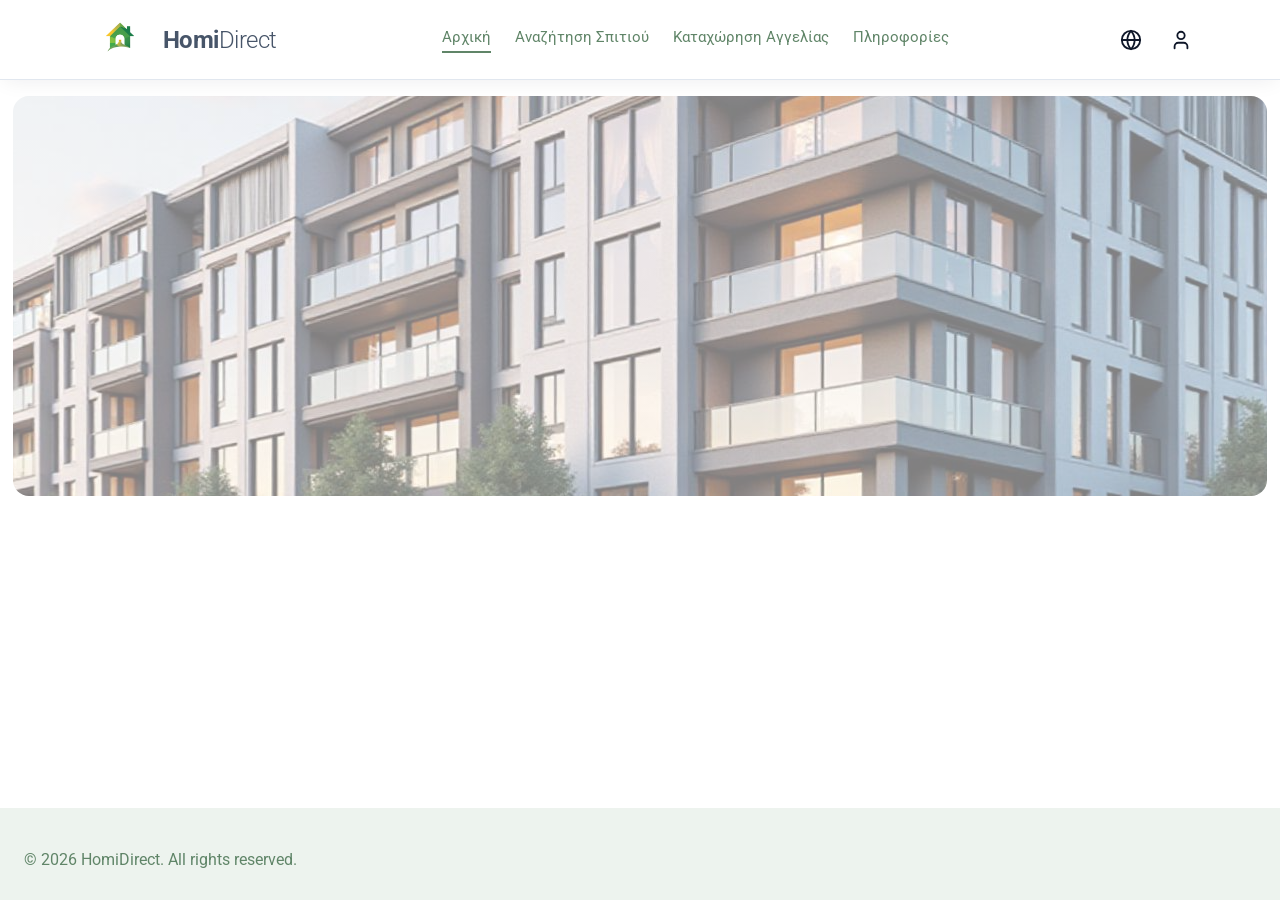
<file: index.html>
<!DOCTYPE html>
<html lang="el">

<head>
    <meta charset="UTF-8">
    <meta name="viewport" content="width=device-width, initial-scale=1.0">
    <link rel="icon" type="image/x-icon" href="public/favicon.ico">
    <link rel="stylesheet" href="styling/styles.css">
    <link rel="preconnect" href="https://fonts.googleapis.com">
    <link rel="preconnect" href="https://fonts.gstatic.com" crossorigin>
    <link href="https://fonts.googleapis.com/css2?family=Roboto:wght@300;400;500;700&display=swap" rel="stylesheet">
    <title>HomiDirect - Αρχική Σελίδα</title>
</head>

<body>
    <div class="navbar">
        <div class="navbar-logo">
            <a href="#"><img src="public/logo.png" alt="HomiDirect logo" /></a>
            <a href="#" class="homidirect-text"><b>Homi</b>Direct</a>
        </div>
        <div class="nav-elements">
            <a href="#" class="active" data-i18n="nav.main">Αρχική</a>
            <a href="pages/search.html" data-i18n="nav.search">Αναζήτηση Σπιτιού</a>
            <a href="pages/create.html" data-i18n="nav.create">Καταχώρηση Αγγελίας</a>
            <a href="pages/info.html" data-i18n="nav.info">Πληροφορίες</a>
        </div>
        <div class="nav-buttons">
            <div class="dropdown">
                <button class="icon-button" id="lang-button" data-i18n-aria="nav.language" aria-haspopup="true"
                    aria-expanded="false">
                    <svg width="22" height="22" viewBox="0 0 24 24" fill="none" stroke="currentColor" stroke-width="2"
                        stroke-linecap="round" stroke-linejoin="round" aria-hidden="true">
                        <circle cx="12" cy="12" r="10" />
                        <path d="M2 12h20" />
                        <path
                            d="M12 2a15.3 15.3 0 0 1 4 10 15.3 15.3 0 0 1-4 10 15.3 15.3 0 0 1-4-10 15.3 15.3 0 0 1 4-10z" />
                    </svg>
                </button>
                <ul class="dropdown-menu" id="lang-menu" hidden>
                    <li><button data-lang="en">English</button></li>
                    <li><button data-lang="el">Ελληνικά</button></li>
                </ul>
            </div>
            <div class="dropdown">
                <button class="icon-button" data-i18n-aria="nav.account" aria-haspopup="true" aria-expanded="false">
                    <svg width="22" height="22" viewBox="0 0 24 24" fill="none" stroke="currentColor" stroke-width="2"
                        stroke-linecap="round" stroke-linejoin="round" aria-hidden="true">
                        <path d="M19 21v-2a4 4 0 0 0-4-4H9a4 4 0 0 0-4 4v2" />
                        <circle cx="12" cy="7" r="4" />
                    </svg>
                    <ul class="dropdown-menu" hidden>
                        <li><a href="pages/login.html" data-i18n="nav.login">Σύνδεση</a></li>
                        <li><a href="pages/register.html" data-i18n="nav.register">Εγγραφή</a></li>
                    </ul>
                </button>
            </div>
            <!-- <button class="green-button" data-i18n="nav.login">Σύνδεση</button> -->
        </div>
    </div>

    <div class="main">
        <div class="hero">

        </div>

        <!-- <div class="recommendations">
            <h1 data-i18n="rec.title">Προτεινόμενα Ακίνητα</h1>
            <h3 data-i18n="rec.subtitle">Επιλεγμένα ακίνητα από αξιόπιστους ιδιοκτήτες.</h3>
            <button class="green-button" data-i18n="rec.all">Προβολή όλων</button>
        </div> -->
    </div>

    <footer class="footer">
        <div class="footer-inner">

            <!-- <div class="footer-brand">
                <h5 class="footer-name">HomiDirect</h5>
                <p class="footer-role">Construction &amp; Design</p>
            </div> -->

            <p class="footer-rights" id="footer-rights"></p>

        </div>
    </footer>

    <script>
        document.getElementById('footer-rights').textContent =
            `© ${new Date().getFullYear()} HomiDirect. All rights reserved.`;
    </script>
    <script src="scripts/i18n.js"></script>
</body>

</html>
</file>
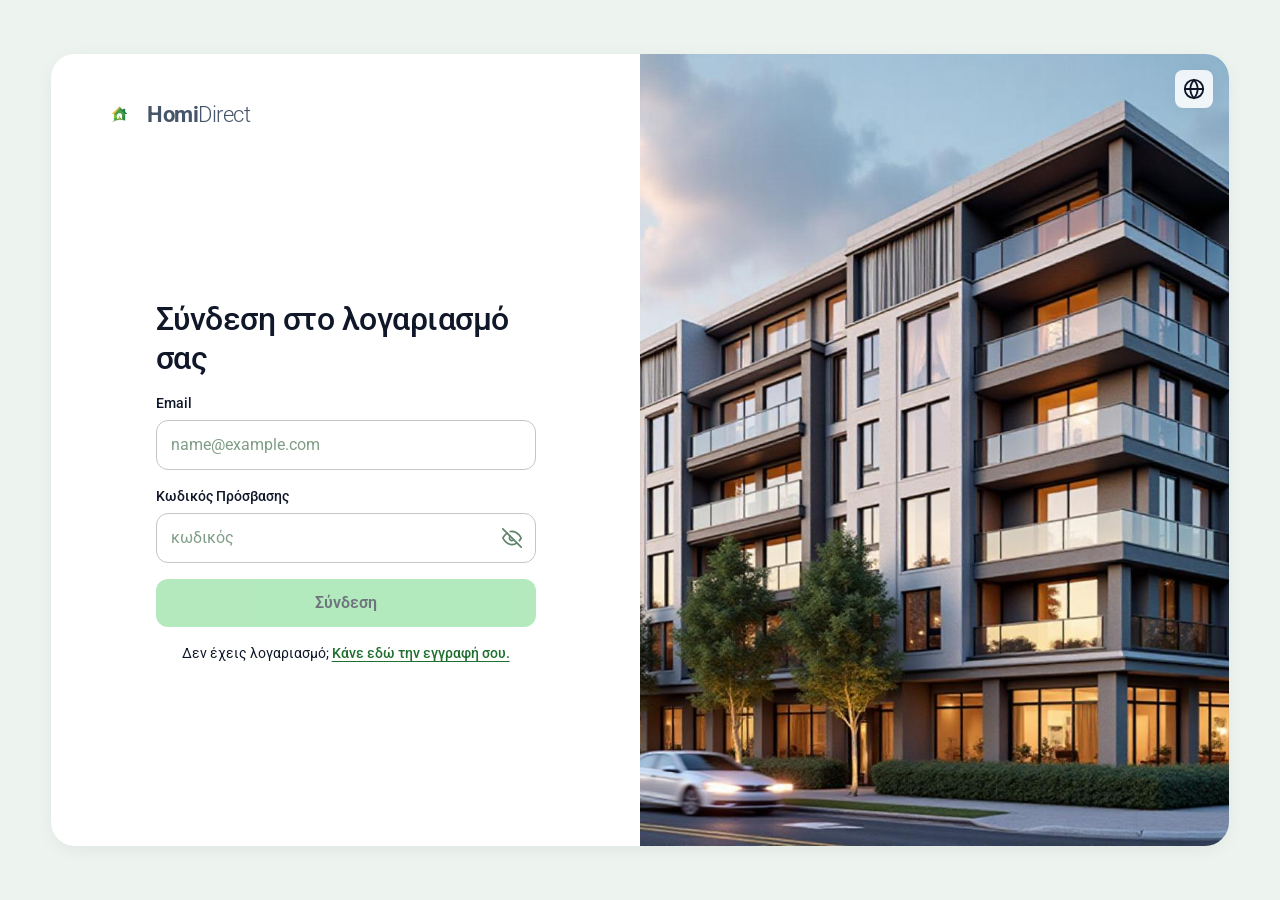
<file: pages/login.html>
<!DOCTYPE html>
<html lang="el">

<head>
    <meta charset="UTF-8">
    <meta name="viewport" content="width=device-width, initial-scale=1.0">
    <link rel="icon" type="image/x-icon" href="../public/favicon.ico">
    <title>HomiDirect - Log in</title>
    <link rel="preconnect" href="https://fonts.googleapis.com">
    <link rel="preconnect" href="https://fonts.gstatic.com" crossorigin>
    <link href="https://fonts.googleapis.com/css2?family=Roboto:wght@300;400;500;700&display=swap" rel="stylesheet">
    <link rel="stylesheet" href="../styling/styles.css">
</head>

<body>
    <main class="auth-page">
        <div class="auth-card" style="--auth-image: url('../public/hero-bg.jpg')">

            <div class="dropdown auth-lang">
                <button class="icon-button" id="lang-button" data-i18n-aria="nav.language" aria-haspopup="true"
                    aria-expanded="false">
                    <svg width="22" height="22" viewBox="0 0 24 24" fill="none" stroke="currentColor" stroke-width="2"
                        stroke-linecap="round" stroke-linejoin="round" aria-hidden="true">
                        <circle cx="12" cy="12" r="10" />
                        <path d="M2 12h20" />
                        <path
                            d="M12 2a15.3 15.3 0 0 1 4 10 15.3 15.3 0 0 1-4 10 15.3 15.3 0 0 1-4-10 15.3 15.3 0 0 1 4-10z" />
                    </svg>
                </button>
                <ul class="dropdown-menu" id="lang-menu" hidden>
                    <li><button data-lang="en">English</button></li>
                    <li><button data-lang="el">Ελληνικά</button></li>
                </ul>
            </div>

            <section class="auth-form-side">
                <div class="auth-brand">
                    <img src="../public/logo.png" alt="HomiDirect logo">
                    <span><b>Homi</b>Direct</span>
                </div>

                <form class="auth-form" data-auth="login" method="post" novalidate>
                    <h1 class="auth-title" data-i18n="login.h1">Σύνδεση στο λογαριασμό σας</h1>

                    <div class="auth-field">
                        <label class="auth-label" for="email" data-i18n="auth.email">Email</label>
                        <input class="auth-input" type="email" id="email" name="email" autocomplete="email" required
                            placeholder="name@example.com" data-i18n-placeholder="auth.email.placeholder">
                    </div>

                    <div class="auth-field">
                        <label class="auth-label" for="password" data-i18n="auth.password">Κωδικός</label>
                        <div class="password-field">
                            <input class="auth-input" type="password" id="password" name="password"
                                autocomplete="current-password" placeholder="Ο κωδικός σας..."
                                data-i18n-placeholder="auth.password.placeholder" required>
                            <button type="button" class="password-toggle" aria-label="Εμφάνιση κωδικού"
                                aria-pressed="false">
                                <svg class="icon-eye" width="20" height="20" viewBox="0 0 24 24" fill="none"
                                    stroke="currentColor" stroke-width="2" stroke-linecap="round"
                                    stroke-linejoin="round" aria-hidden="true" hidden>
                                    <path d="M1 12s4-8 11-8 11 8 11 8-4 8-11 8-11-8-11-8z" />
                                    <circle cx="12" cy="12" r="3" />
                                </svg>
                                <svg class="icon-eye-off" width="20" height="20" viewBox="0 0 24 24" fill="none"
                                    stroke="currentColor" stroke-width="2" stroke-linecap="round"
                                    stroke-linejoin="round" aria-hidden="true">
                                    <path
                                        d="M17.94 17.94A10.07 10.07 0 0 1 12 20c-7 0-11-8-11-8a18.45 18.45 0 0 1 5.06-5.94M9.9 4.24A9.12 9.12 0 0 1 12 4c7 0 11 8 11 8a18.5 18.5 0 0 1-2.16 3.19m-6.72-1.07a3 3 0 1 1-4.24-4.24" />
                                    <line x1="1" y1="1" x2="23" y2="23" />
                                </svg>
                            </button>
                        </div>
                    </div>

                    <button class="auth-btn" type="submit" data-i18n="auth.login.submit" disabled>Σύνδεση</button>

                    <p class="auth-switch"><span data-i18n="auth.login.haveAccount">Δεν έχεις λογαριασμό;</span> <a
                            href="register.html" data-i18n="auth.signup.link">Κάνε εδώ την εγγραφή σου.</a></p>
                </form>
            </section>
            <div class="auth-image-side" aria-hidden="true"></div>
        </div>
    </main>

    <script src="../scripts/i18n.js"></script>
    <script src="../scripts/auth.js"></script>

</body>

</html>
</file>
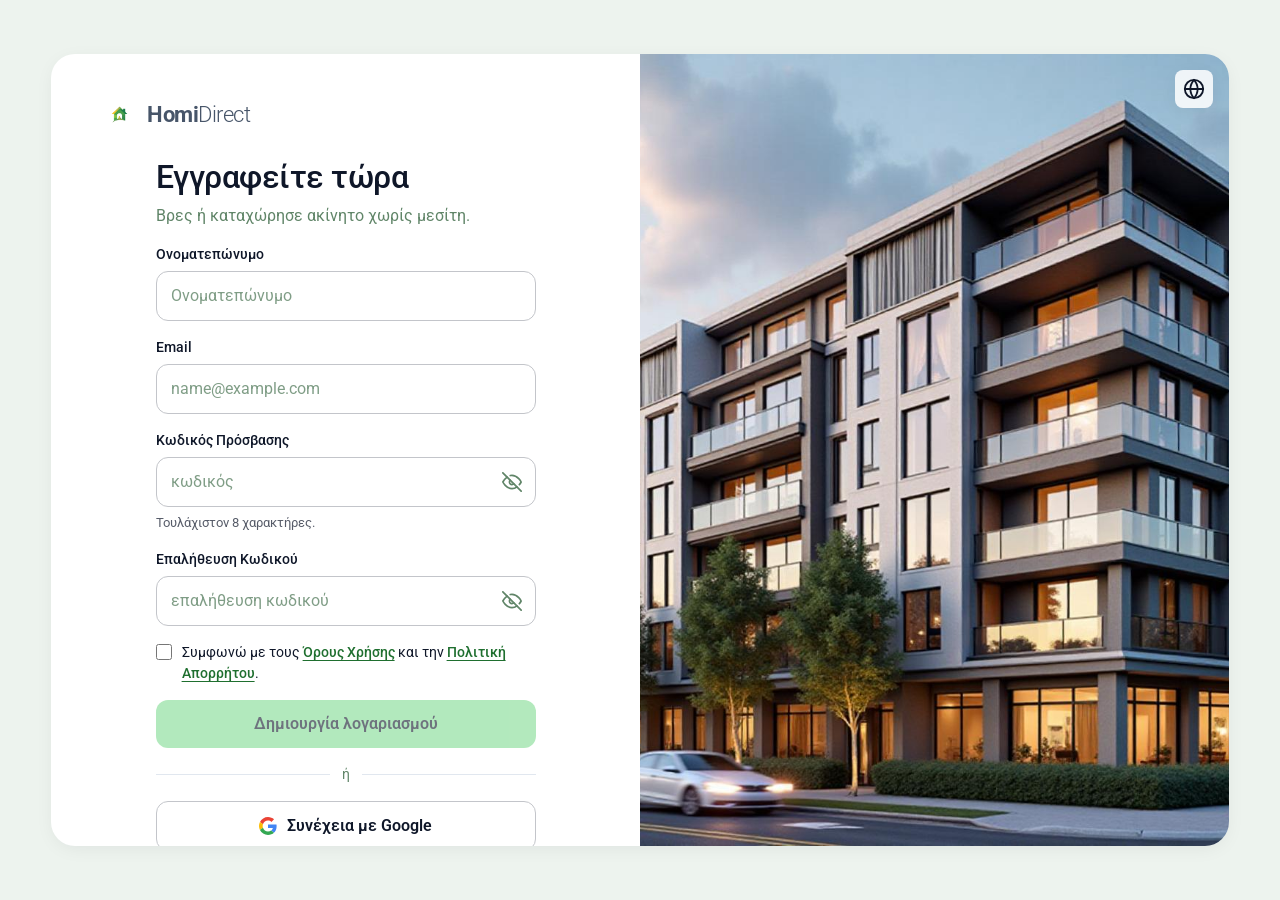
<file: pages/register.html>
<!DOCTYPE html>
<html lang="el">

<head>
    <meta charset="UTF-8">
    <meta name="viewport" content="width=device-width, initial-scale=1.0">
    <link rel="icon" type="image/x-icon" href="../public/favicon.ico">
    <title>HomiDirect - Sign up</title>
    <link rel="preconnect" href="https://fonts.googleapis.com">
    <link rel="preconnect" href="https://fonts.gstatic.com" crossorigin>
    <link href="https://fonts.googleapis.com/css2?family=Roboto:wght@300;400;500;700&display=swap" rel="stylesheet">
    <link rel="stylesheet" href="../styling/styles.css">
</head>

<body>
    <main class="auth-page">
        <div class="auth-card" style="--auth-image: url('../public/hero-bg.jpg')">

            <div class="dropdown auth-lang">
                <button class="icon-button" id="lang-button" data-i18n-aria="nav.language" aria-haspopup="true"
                    aria-expanded="false">
                    <svg width="22" height="22" viewBox="0 0 24 24" fill="none" stroke="currentColor" stroke-width="2"
                        stroke-linecap="round" stroke-linejoin="round" aria-hidden="true">
                        <circle cx="12" cy="12" r="10" />
                        <path d="M2 12h20" />
                        <path
                            d="M12 2a15.3 15.3 0 0 1 4 10 15.3 15.3 0 0 1-4 10 15.3 15.3 0 0 1-4-10 15.3 15.3 0 0 1 4-10z" />
                    </svg>
                </button>
                <ul class="dropdown-menu" id="lang-menu" hidden>
                    <li><button data-lang="en">English</button></li>
                    <li><button data-lang="el">Ελληνικά</button></li>
                </ul>
            </div>

            <section class="auth-form-side">
                <div class="auth-brand">
                    <img src="../public/logo.png" alt="HomiDirect logo">
                    <span><b>Homi</b>Direct</span>
                </div>

                <form class="auth-form" data-auth="signup" method="post" novalidate>
                    <h1 class="auth-title" data-i18n="signup.h1">Εγγραφείτε τώρα</h1>

                    <p class="auth-subtitle" data-i18n="auth.signup.subtitle">Βρες ή καταχώρησε ακίνητο χωρίς μεσίτη.
                    </p>

                    <div class="auth-field">
                        <label class="auth-label" for="name" data-i18n="auth.name">Ονοματεπώνυμο</label>
                        <input class="auth-input" type="text" id="name" name="name" autocomplete="name"
                            placeholder="Ονοματεπώνυμο" data-i18n-placeholder="auth.name.placeholder" required>
                    </div>

                    <div class="auth-field">
                        <label class="auth-label" for="email" data-i18n="auth.email">Email</label>
                        <input class="auth-input" type="email" id="email" name="email" autocomplete="email" required
                            placeholder="name@example.com" data-i18n-placeholder="auth.email.placeholder">
                    </div>

                    <div class="auth-field">
                        <label class="auth-label" for="password" data-i18n="auth.password">Κωδικός Πρόσβασης</label>
                        <div class="password-field">
                            <input class="auth-input" type="password" id="password" name="password"
                                autocomplete="new-password" minlength="8" placeholder="κωδικός"
                                data-i18n-placeholder="auth.password.placeholder" required>
                            <button type="button" class="password-toggle" aria-label="Εμφάνιση κωδικού"
                                aria-pressed="false">
                                <svg class="icon-eye" width="20" height="20" viewBox="0 0 24 24" fill="none"
                                    stroke="currentColor" stroke-width="2" stroke-linecap="round"
                                    stroke-linejoin="round" aria-hidden="true" hidden>
                                    <path d="M1 12s4-8 11-8 11 8 11 8-4 8-11 8-11-8-11-8z" />
                                    <circle cx="12" cy="12" r="3" />
                                </svg>
                                <svg class="icon-eye-off" width="20" height="20" viewBox="0 0 24 24" fill="none"
                                    stroke="currentColor" stroke-width="2" stroke-linecap="round"
                                    stroke-linejoin="round" aria-hidden="true">
                                    <path
                                        d="M17.94 17.94A10.07 10.07 0 0 1 12 20c-7 0-11-8-11-8a18.45 18.45 0 0 1 5.06-5.94M9.9 4.24A9.12 9.12 0 0 1 12 4c7 0 11 8 11 8a18.5 18.5 0 0 1-2.16 3.19m-6.72-1.07a3 3 0 1 1-4.24-4.24" />
                                    <line x1="1" y1="1" x2="23" y2="23" />
                                </svg>
                            </button>
                        </div>
                        <span class="auth-hint" data-i18n="auth.password.hint">Τουλάχιστον 8 χαρακτήρες.</span>
                    </div>

                    <div class="auth-field">
                        <label class="auth-label" for="verify-password" data-i18n="auth.verify.password">Επαλήθευση
                            Κωδικού</label>
                        <div class="password-field">
                            <input class="auth-input" type="password" id="verify-password" name="verify-password"
                                autocomplete="new-password" minlength="8" placeholder="επαλήθευση κωδικού"
                                data-i18n-placeholder="auth.verify.password.placeholder" required>
                            <button type="button" class="password-toggle" aria-label="Εμφάνιση κωδικού"
                                aria-pressed="false">
                                <svg class="icon-eye" width="20" height="20" viewBox="0 0 24 24" fill="none"
                                    stroke="currentColor" stroke-width="2" stroke-linecap="round"
                                    stroke-linejoin="round" aria-hidden="true" hidden>
                                    <path d="M1 12s4-8 11-8 11 8 11 8-4 8-11 8-11-8-11-8z" />
                                    <circle cx="12" cy="12" r="3" />
                                </svg>
                                <svg class="icon-eye-off" width="20" height="20" viewBox="0 0 24 24" fill="none"
                                    stroke="currentColor" stroke-width="2" stroke-linecap="round"
                                    stroke-linejoin="round" aria-hidden="true">
                                    <path
                                        d="M17.94 17.94A10.07 10.07 0 0 1 12 20c-7 0-11-8-11-8a18.45 18.45 0 0 1 5.06-5.94M9.9 4.24A9.12 9.12 0 0 1 12 4c7 0 11 8 11 8a18.5 18.5 0 0 1-2.16 3.19m-6.72-1.07a3 3 0 1 1-4.24-4.24" />
                                    <line x1="1" y1="1" x2="23" y2="23" />
                                </svg>
                            </button>
                        </div>
                    </div>

                    <label class="auth-terms">
                        <input type="checkbox" name="terms" required>
                        <span data-i18n-html="auth.terms">Συμφωνώ με τους <a href="terms.html" target="_blank"
                                rel="noopener">Όρους Χρήσης</a> και την <a href="privacy.html" target="_blank"
                                rel="noopener">Πολιτική Απορρήτου</a>.</span>
                    </label>

                    <button class="auth-btn" type="submit" data-i18n="auth.signup.submit" disabled>Δημιουργία
                        λογαριασμού</button>

                    <div class="auth-divider" data-i18n="auth.or">ή</div>

                    <button class="auth-btn auth-social" type="button">
                        <svg width="18" height="18" viewBox="0 0 48 48" aria-hidden="true">
                            <path fill="#EA4335"
                                d="M24 9.5c3.54 0 6.71 1.22 9.21 3.6l6.85-6.85C35.9 2.38 30.47 0 24 0 14.62 0 6.51 5.38 2.56 13.22l7.98 6.19C12.43 13.72 17.74 9.5 24 9.5z" />
                            <path fill="#4285F4"
                                d="M46.98 24.55c0-1.57-.15-3.09-.38-4.55H24v9.02h12.94c-.58 2.96-2.26 5.48-4.78 7.18l7.73 6c4.51-4.18 7.09-10.36 7.09-17.65z" />
                            <path fill="#FBBC05"
                                d="M10.53 28.59c-.48-1.45-.76-2.99-.76-4.59s.27-3.14.76-4.59l-7.98-6.19C.92 16.46 0 20.12 0 24c0 3.88.92 7.54 2.56 10.78l7.97-6.19z" />
                            <path fill="#34A853"
                                d="M24 48c6.48 0 11.93-2.13 15.89-5.81l-7.73-6c-2.15 1.45-4.92 2.3-8.16 2.3-6.26 0-11.57-4.22-13.47-9.91l-7.98 6.19C6.51 42.62 14.62 48 24 48z" />
                        </svg>
                        <span data-i18n="auth.google">Συνέχεια με
                            Google</span>
                    </button>

                    <p class="auth-switch"><span data-i18n="auth.haveAccount">Έχεις ήδη λογαριασμό;</span> <a
                            href="login.html" data-i18n="auth.login.link">Σύνδεση.</a></p>
                </form>
            </section>
            <div class="auth-image-side" aria-hidden="true"></div>
        </div>
    </main>

    <script src="../scripts/i18n.js"></script>
    <script src="../scripts/auth.js"></script>

</body>

</html>
</file>
<file: styling/styles.css>
/* ==========================================================
   COLOR PALETTE
   ========================================================== */

:root {
    --background: hsl(0 0% 100%);
    --foreground: hsl(222 47% 11%);

    --primary: hsl(132 56% 68%);
    --primary-foreground: hsl(222 47% 11%);

    --secondary: hsl(89 59% 69%);
    --accent: hsl(61 61% 68%);

    --muted: hsl(132 20% 94%);
    --muted-foreground: hsl(132 16% 45%);

    --border: hsl(214 32% 91%);
    --destructive: hsl(0 84% 60%);

    --radius: 0.75rem;
    --shadow: 0 4px 20px -4px hsl(222 47% 11% / 0.08);

    /* auth pages */
    --auth-radius: calc(var(--radius) * 2);
    --auth-link: hsl(132 56% 28%);
    --auth-input-border: color-mix(in srgb, var(--foreground) 25%, var(--background));
}

.dark {
    --background: hsl(222 47% 11%);
    --foreground: hsl(210 40% 98%);

    --primary: hsl(132 56% 45%);
    --primary-foreground: hsl(0 0% 100%);

    --secondary: hsl(89 30% 18%);
    --accent: hsl(61 50% 55%);

    --muted: hsl(89 20% 18%);
    --muted-foreground: hsl(132 15% 60%);

    --border: hsl(217 33% 18%);
    --destructive: hsl(0 63% 31%);

    --shadow: 0 4px 20px -4px hsl(0 0% 0% / 0.3);

    --auth-link: hsl(132 56% 60%);
}

/* ==========================================================
   BASE
   ========================================================== */

* {
    margin: 0;
    box-sizing: border-box;
}

html,
body {
    height: 100%;
}

body {
    display: flex;
    flex-direction: column;
    min-height: 100vh;
    font-family: "Roboto", system-ui, sans-serif;
    font-size: 16px;
    line-height: 1.5;
    background: var(--background);
    color: var(--foreground);
}

/* τα inputs και τα κουμπιά δεν κληρονομούν το font από μόνα τους */
input,
button,
select,
textarea {
    font: inherit;
}

/* ==========================================================
   NAVIGATION BAR
   ========================================================== */

.navbar {
    display: flex;
    flex-direction: row;
    align-items: center;
    justify-content: space-around;
    user-select: none;
    background-color: var(--background);
    color: var(--foreground);
    height: 5rem;
    border-bottom: 1px solid var(--border);
    box-shadow: var(--shadow);
    position: relative;
    z-index: 10;
}

.navbar a {
    text-decoration: none;
    color: var(--muted-foreground);
}

.navbar-logo {
    display: flex;
    flex-direction: row;
    align-items: center;
    gap: 8px;
}

.navbar-logo img {
    max-width: 72px;
}

.navbar .homidirect-text {
    font-size: 24px;
    font-weight: 300;
    letter-spacing: -0.5px;
    color: rgb(71 85 105);
}

.navbar .homidirect-text b {
    font-weight: 700;
}

.nav-elements {
    display: flex;
    flex-direction: row;
    gap: 24px;
    align-items: center;
    font-weight: 400;
    font-size: 15px;
}

.nav-elements a {
    position: relative;
    padding-bottom: 4px;
}

.nav-elements a::after {
    content: "";
    position: absolute;
    left: 0;
    bottom: 0;
    width: 100%;
    height: 2px;
    background: var(--muted-foreground);
    transform: scaleX(0);
    transform-origin: right;
    transition: transform 0.3s ease;
}

.nav-elements a:hover::after,
.nav-elements a:focus-visible::after,
.nav-elements a.active::after {
    transform: scaleX(1);
    transform-origin: left;
}

.nav-buttons {
    display: flex;
    flex-direction: row;
    gap: 16px;
    align-items: center;
    font-weight: 400;
    font-size: 14px;
}

/* ==========================================================
   DROPDOWNS + BUTTONS
   ========================================================== */

.dropdown {
    position: relative;
}

.icon-button {
    display: flex;
    align-items: center;
    background: none;
    border: 0;
    padding: 6px;
    border-radius: 8px;
    color: var(--foreground);
    cursor: pointer;
}

.icon-button:hover {
    background: var(--muted);
}

.icon-button:focus {
    outline: none;
}

.icon-button:focus-visible {
    outline: 2px solid var(--primary);
    outline-offset: 2px;
}

.dropdown-menu {
    position: absolute;
    top: calc(100% + 8px);
    right: 0;
    min-width: 150px;
    list-style: none;
    padding: 6px;
    background: var(--background);
    border: 1px solid var(--border);
    border-radius: var(--radius);
    box-shadow: var(--shadow);
}

.dropdown-menu button,
.dropdown-menu a {
    display: block;
    width: 100%;
    text-align: left;
    padding: 10px 14px;
    background: none;
    border: 0;
    border-radius: 8px;
    font: inherit;
    color: var(--foreground);
    cursor: pointer;
}

.dropdown-menu button:hover,
.dropdown-menu a:hover {
    background: var(--muted);
}

.dropdown-menu button[aria-current="true"] {
    background: var(--secondary);
}

.green-button {
    background-color: var(--primary);
    border-radius: 10px;
    padding: 10px 16px;
    border: 0;
    font-weight: 600;
}

/* ==========================================================
   MAIN + HERO
   ========================================================== */

.main {
    flex: 1;
    background-color: var(--background);
}

.hero {
    background-image: linear-gradient(rgba(255, 255, 255, 0.5), rgba(255, 255, 255, 0.5)),
        url("../public/hero-bg.jpg");
    background-position: center;
    background-color: #cccccc;
    background-repeat: no-repeat;
    width: 98%;
    height: 400px;
    margin: 16px auto;
    position: relative;
    border-radius: 16px;
}

/* ==========================================================
   FOOTER
   ========================================================== */

.footer {
    background-color: var(--muted);
    color: var(--muted-foreground);
    user-select: none;
    padding: 40px 24px 28px;
}

/* ==========================================================
   AUTH PAGES (login / signup)
   ========================================================== */

.auth-page {
    flex: 1;
    display: grid;
    place-items: center;
    padding: 16px;
    background: var(--muted);
}

.auth-card {
    position: relative;
    display: grid;
    grid-template-columns: 1fr 1fr;
    grid-template-rows: minmax(0, 1fr);
    width: min(92vw, 1200px);
    height: min(88vh, 800px);
    background: var(--background);
    border-radius: var(--auth-radius);
    box-shadow: var(--shadow);
    overflow: hidden;
}

/* εικονίδιο γλώσσας πάνω δεξιά στην κάρτα */

.auth-card>.auth-lang {
    position: absolute;
    top: 16px;
    right: 16px;
    z-index: 2;
}

.auth-lang .icon-button {
    padding: 8px;
    background: color-mix(in srgb, var(--background) 85%, transparent);
    -webkit-backdrop-filter: blur(6px);
    backdrop-filter: blur(6px);
    box-shadow: var(--shadow);
}

.auth-lang .icon-button:hover {
    background: var(--background);
}

/* εικόνα */

.auth-image-side {
    background-color: var(--muted);
    background-image: var(--auth-image, url("../public/hero-bg.jpg"));
    background-position: center;
    background-size: cover;
    background-repeat: no-repeat;
}

/* φόρμα */

.auth-form-side {
    display: flex;
    flex-direction: column;
    padding: 40px 48px;
    overflow-y: auto;
}

.auth-brand {
    align-self: flex-start;
    display: flex;
    align-items: center;
    gap: 8px;
    font-size: 22px;
    font-weight: 300;
    letter-spacing: -0.5px;
    color: rgb(71 85 105);
    text-decoration: none;
}

.auth-brand img {
    width: 40px;
}

.auth-brand b {
    font-weight: 700;
}

.auth-form {
    display: flex;
    flex-direction: column;
    gap: 16px;
    width: 100%;
    max-width: 380px;
    margin: auto;
    padding-top: 24px;
}

.auth-title {
    font-size: 32px;
    font-weight: 500;
    letter-spacing: -0.5px;
    line-height: 1.2;
}

.auth-subtitle {
    margin-top: -8px;
    color: var(--muted-foreground);
}

/* πεδία */

.auth-field {
    display: flex;
    flex-direction: column;
    gap: 6px;
}

.auth-label {
    font-size: 14px;
    font-weight: 500;
}

.auth-input {
    width: 100%;
    padding: 12px 14px;
    color: var(--foreground);
    background: var(--background);
    border: 1px solid var(--auth-input-border);
    border-radius: var(--radius);
    transition: border-color 0.2s ease;
}

.auth-input::placeholder {
    color: var(--muted-foreground);
    opacity: 0.8;
}

.auth-input:focus-visible {
    outline: 2px solid var(--primary);
    outline-offset: 1px;
    border-color: var(--auth-link);
}

.auth-input:user-invalid {
    border-color: var(--destructive);
}

.auth-hint {
    font-size: 13px;
    color: color-mix(in srgb, var(--foreground) 70%, var(--background));
}

/* εμφάνιση/απόκρυψη κωδικού */

.password-field {
    position: relative;
}

.password-field .auth-input {
    padding-right: 46px;
}

.password-toggle {
    position: absolute;
    top: 50%;
    right: 6px;
    transform: translateY(-50%);
    display: inline-flex;
    align-items: center;
    justify-content: center;
    width: 36px;
    height: 36px;
    padding: 0;
    border: none;
    background: transparent;
    border-radius: calc(var(--radius) - 2px);
    color: var(--muted-foreground);
    cursor: pointer;
}

.password-toggle:hover {
    color: var(--foreground);
}

.password-toggle:focus-visible {
    outline: 2px solid var(--primary);
    outline-offset: 1px;
}

/* το attribute hidden δεν κρύβει τα SVG σε όλους τους browsers */
.password-toggle svg[hidden] {
    display: none;
}

.auth-error {
    font-size: 14px;
    color: color-mix(in srgb, var(--destructive) 80%, var(--foreground));
}

/* checkbox */

.auth-row {
    display: flex;
    align-items: center;
    justify-content: space-between;
    gap: 12px;
    font-size: 14px;
}

.auth-check,
.auth-terms {
    display: flex;
    align-items: center;
    gap: 8px;
}

.auth-terms {
    align-items: flex-start;
    gap: 10px;
    font-size: 14px;
}

.auth-form input[type="checkbox"] {
    flex-shrink: 0;
    width: 16px;
    height: 16px;
    margin-top: 2px;
    accent-color: var(--auth-link);
}

/* κουμπιά */

.auth-btn {
    padding: 12px 16px;
    font-weight: 600;
    color: var(--primary-foreground);
    background: var(--primary);
    border: 0;
    border-radius: var(--radius);
    cursor: pointer;
    transition: filter 0.2s ease;
}

.auth-btn:hover {
    filter: brightness(0.95);
}

.auth-btn:focus-visible {
    outline: 2px solid var(--foreground);
    outline-offset: 2px;
}

.auth-btn:disabled {
    opacity: 0.6;
    cursor: not-allowed;
}

.auth-btn:disabled:hover {
    filter: none;
}

.auth-social {
    display: inline-flex;
    align-items: center;
    justify-content: center;
    gap: 10px;
    color: var(--foreground);
    background: var(--background);
    border: 1px solid var(--auth-input-border);
}

.auth-divider {
    display: flex;
    align-items: center;
    gap: 12px;
    font-size: 14px;
    color: var(--muted-foreground);
}

.auth-divider::before,
.auth-divider::after {
    content: "";
    flex: 1;
    height: 1px;
    background: var(--border);
}

.auth-switch {
    text-align: center;
    font-size: 14px;
}

/* links μέσα στη φόρμα */

.auth-form a {
    color: var(--auth-link);
    font-weight: 500;
    text-decoration: underline;
    text-underline-offset: 3px;
}

.auth-form a:hover {
    text-decoration-thickness: 2px;
}

/* κάτω από 768px: ολόκληρη οθόνη, η εικόνα γίνεται φόντο και η φόρμα πάνελ με blur */

@media (max-width: 767px) {
    .auth-page {
        padding: 0;
        background: none;
    }

    .auth-card {
        grid-template-columns: 1fr;
        place-items: center;
        width: 100%;
        height: 100vh;
        height: 100dvh;
        padding: 16px;
        border-radius: 0;
        box-shadow: none;
        background-color: var(--muted);
        background-image: var(--auth-image, url("../public/hero-bg.jpg"));
        background-position: center;
        background-size: cover;
        background-repeat: no-repeat;
    }

    .auth-image-side {
        display: none;
    }

    .auth-form-side {
        width: 100%;
        max-width: 440px;
        max-height: 100%;
        padding: 28px 24px;
        border-radius: var(--auth-radius);
        background: color-mix(in srgb, var(--background) 85%, transparent);
        -webkit-backdrop-filter: blur(12px);
        backdrop-filter: blur(12px);
    }
}
</file>
